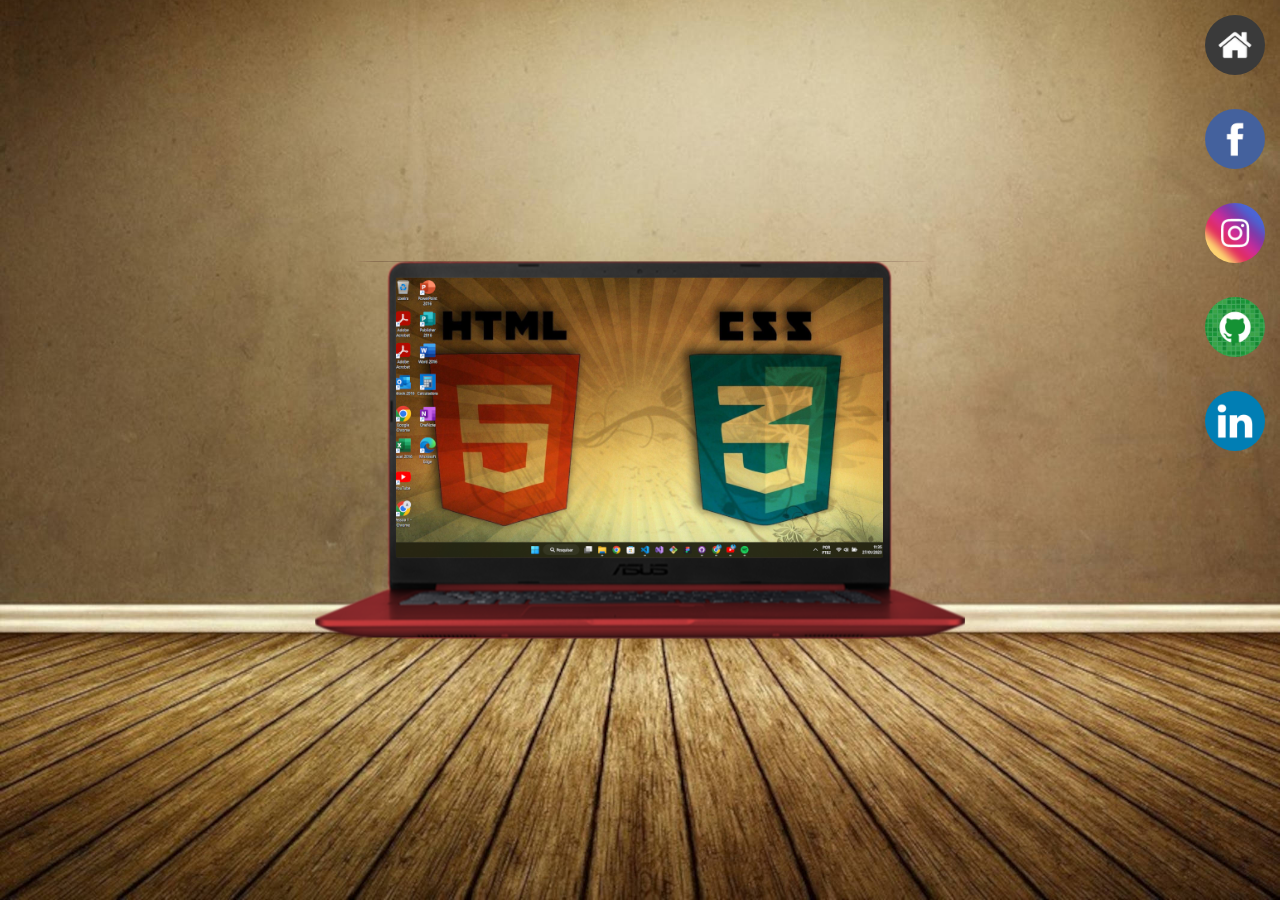
<file: index.html>
<!DOCTYPE html>
<html lang="pt-br">
<head>
    <meta charset="UTF-8">
    <meta http-equiv="X-UA-Compatible" content="IE=edge">
    <meta name="viewport" content="width=device-width, initial-scale=1.0">
    <link rel="shortcut icon" href="icones/megafone.png" type="image/x-icon">
    <link rel="stylesheet" href="style.css">
    <title>Minhas Redes Socias</title>
</head>
<body>
    <main>
        <section class="notebook">
            <iframe src="tela-inicial.html" name="tela" id="tela" frameborder="0"></iframe>
        </section>

        <section class="redes-socias">
            <a href="tela-inicial.html" target="tela">
                <img class="botoes" src="imagens/logo-home.jpg" alt="">
            </a>
            <a href="facebook.html" target="tela">
                <img class="botoes" src="imagens/logo-facebook.jpg" alt="">
            </a>
            <a href="instagran.html" target="tela">
                <img class="botoes" src="imagens/logo-instagram.jpg" alt="">
            </a>
            <a href="github.html" target="tela">
                <img class="botoes" src="imagens/logo-github.jpg" alt="">
            </a>
            <a href="linkedin.html" target="tela">
                <img class="botoes" src="imagens/linkedin.png" alt="">
            </a>
        </section>
    </main>
    
</body>
</html>
</file>
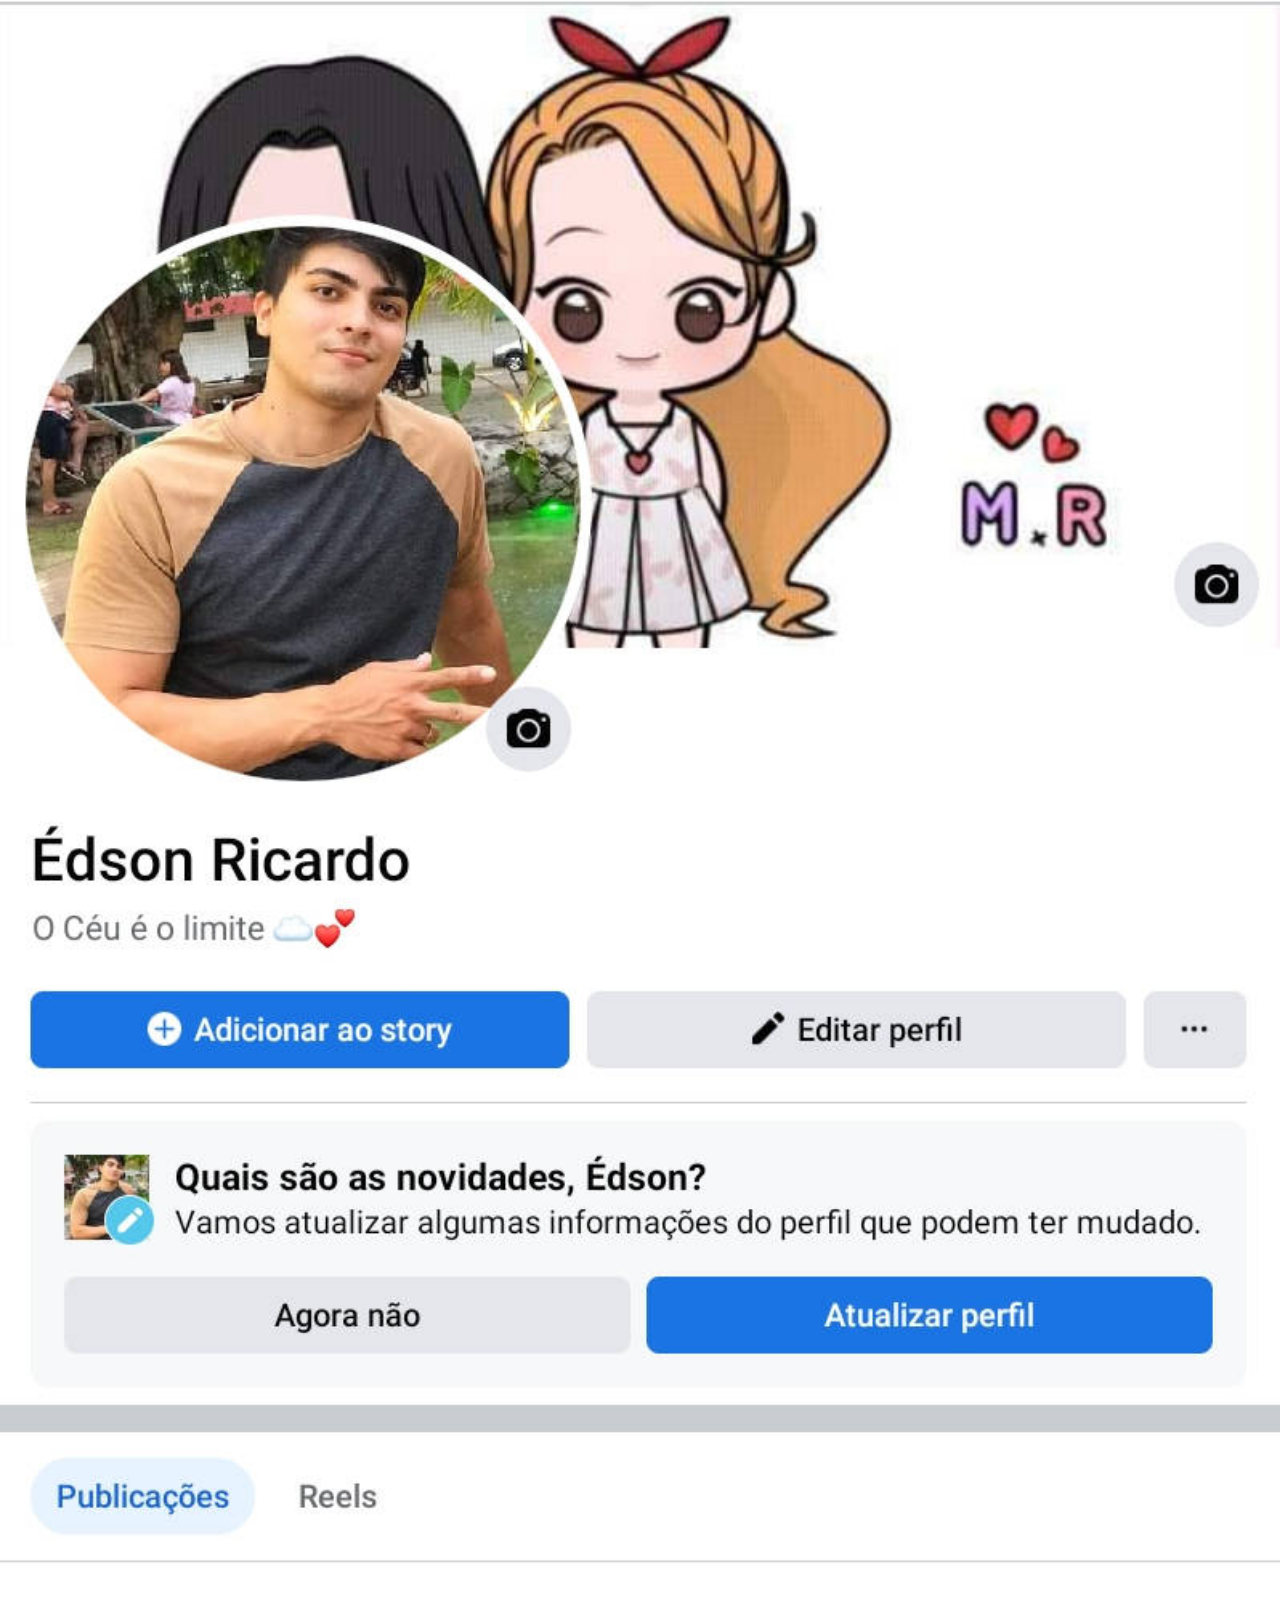
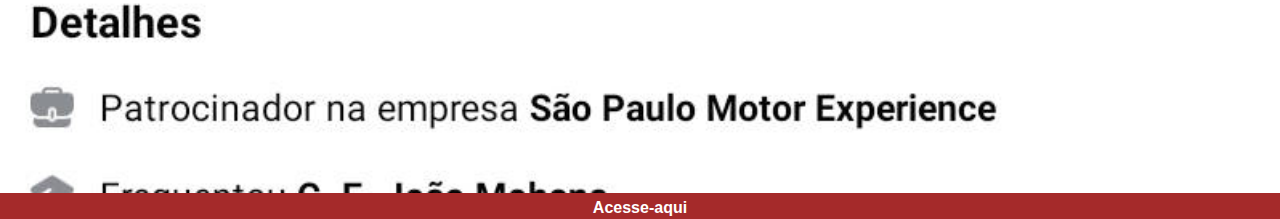
<file: facebook.html>
<!DOCTYPE html>
<html lang="pt-br">
<head>
    <meta charset="UTF-8">
    <meta http-equiv="X-UA-Compatible" content="IE=edge">
    <meta name="viewport" content="width=device-width, initial-scale=1.0">
    <title>Facebook</title>
    <style>
        *{
            margin: 0px;
            padding: 0px;
        }
        body{
            height: 100vh;
            width: 100vw;
            background-color: brown;
        }
        img{
            width: 100vw;
            background-size:cover ;
        }
        ::-webkit-scrollbar{
            width: 0px;
            height: 0px;
        }
        h1{
            background-color:brown;
            text-align: center;
            color: white;
            font-family: Arial, Helvetica, sans-serif;
            font-size: 16px;
            padding: 2px;
        }
        a{
            text-decoration: none;
        }
        h1:hover{
            text-decoration: underline;
        }
    </style>
</head>
<body>
    <img src="imagens/facebook.jpg" alt="">
    <a href="https://www.facebook.com/Edson.Ricardo69" target="_blank">
        <h1>Acesse-aqui</h1>
    </a>
    
</body>
</html>
</file>
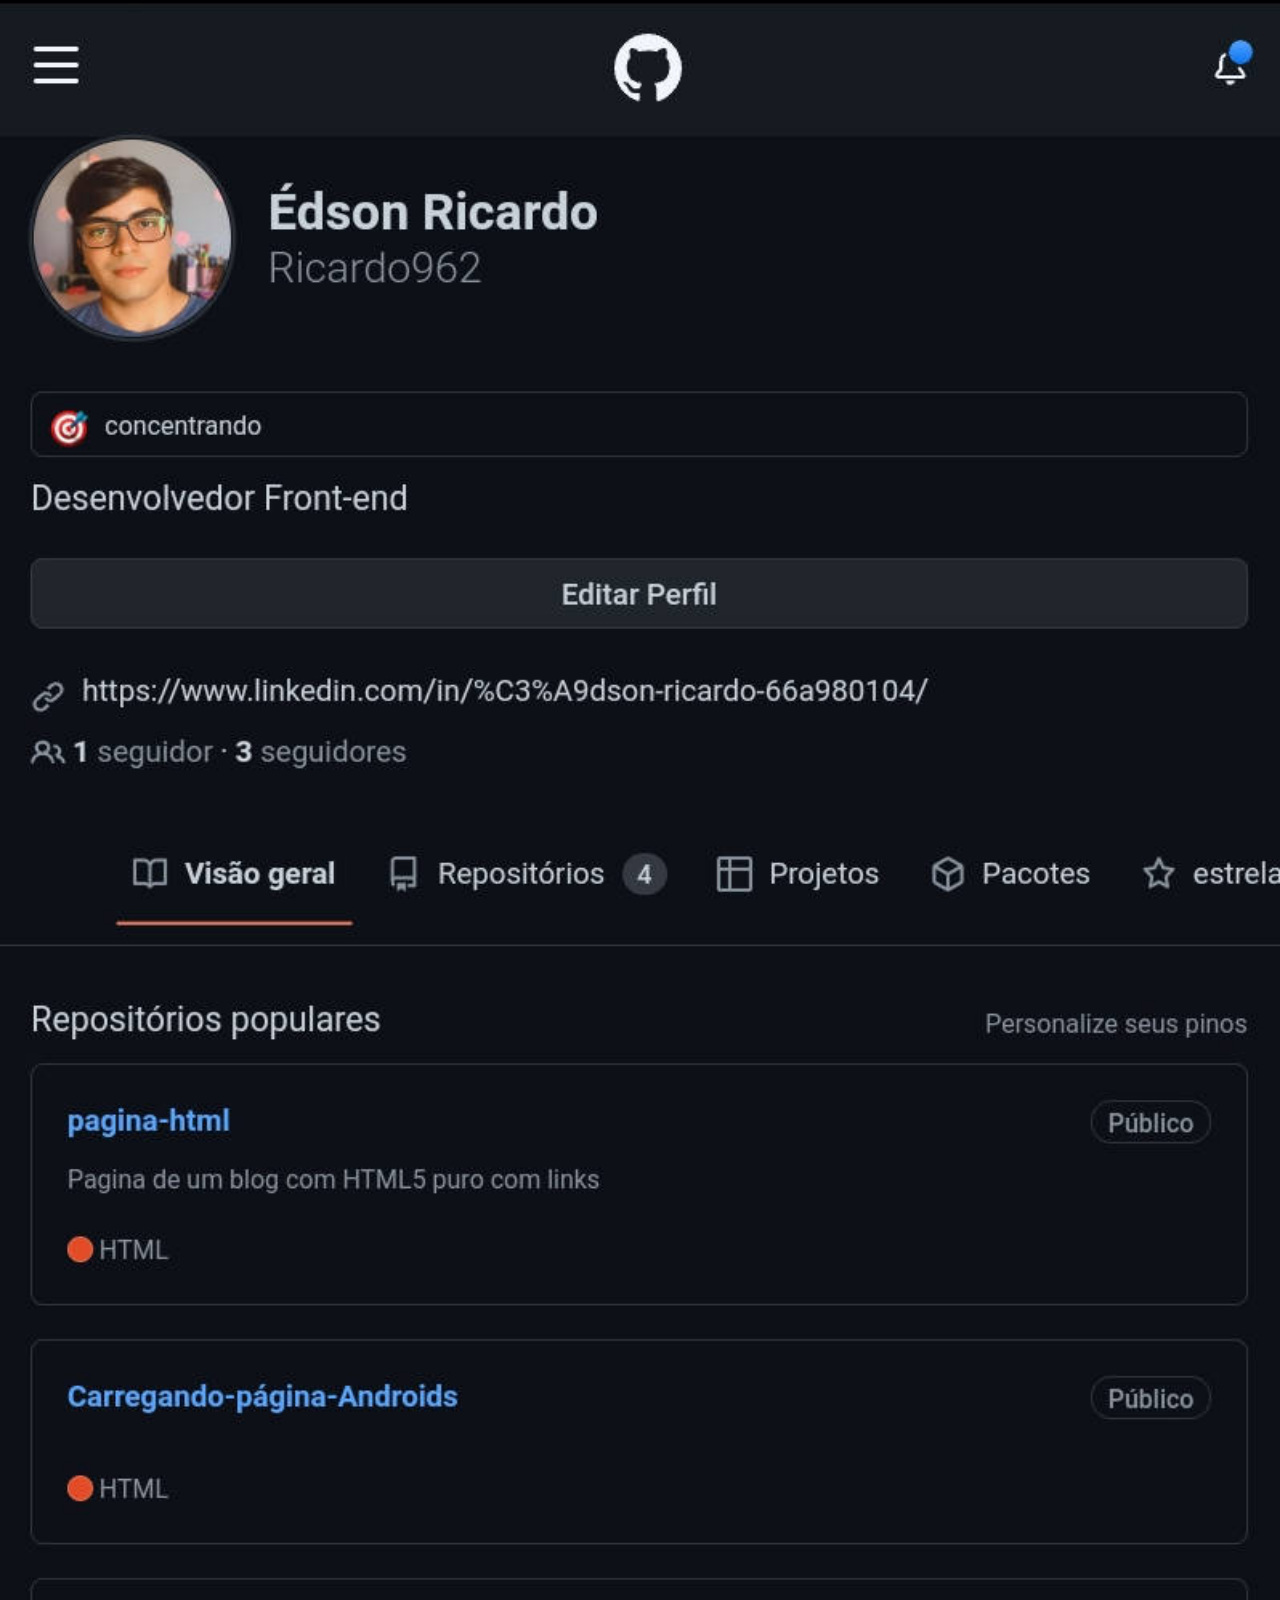
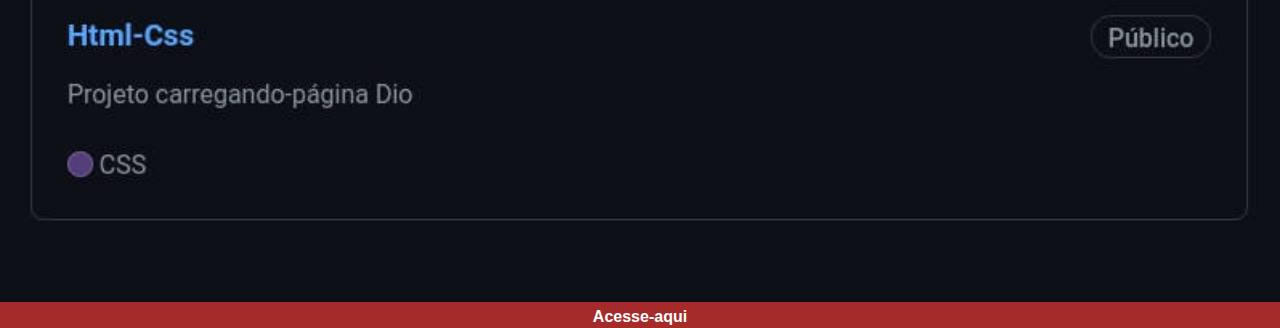
<file: github.html>
<!DOCTYPE html>
<html lang="pt-br">
<head>
    <meta charset="UTF-8">
    <meta http-equiv="X-UA-Compatible" content="IE=edge">
    <meta name="viewport" content="width=device-width, initial-scale=1.0">
    <title>GitHub</title>
    <style>
        *{
            margin: 0px;
            padding: 0px;
        }
        body{
           width: 100vw;
           height: 100vh;
           background-color: brown;
        }
        img{
           
            width: 100vw;
        }
       ::-webkit-scrollbar{
            width: 0;
       }
       h1{
        background-color: brown;
        color: white;
        font-size: 16px;
        text-align: center;
        padding: 2px;
        font-family: Arial, Helvetica, sans-serif;
       }
       a{
        text-decoration: none;
       }
       h1:hover{
        text-decoration: underline;
       }

    </style>
</head>
<body>
    <img src="imagens/github.jpg" alt="">
    <a href="https://github.com/Ricardo962" target="_blank">
        <h1>Acesse-aqui</h1>
    </a>
</body>
</html>
</file>
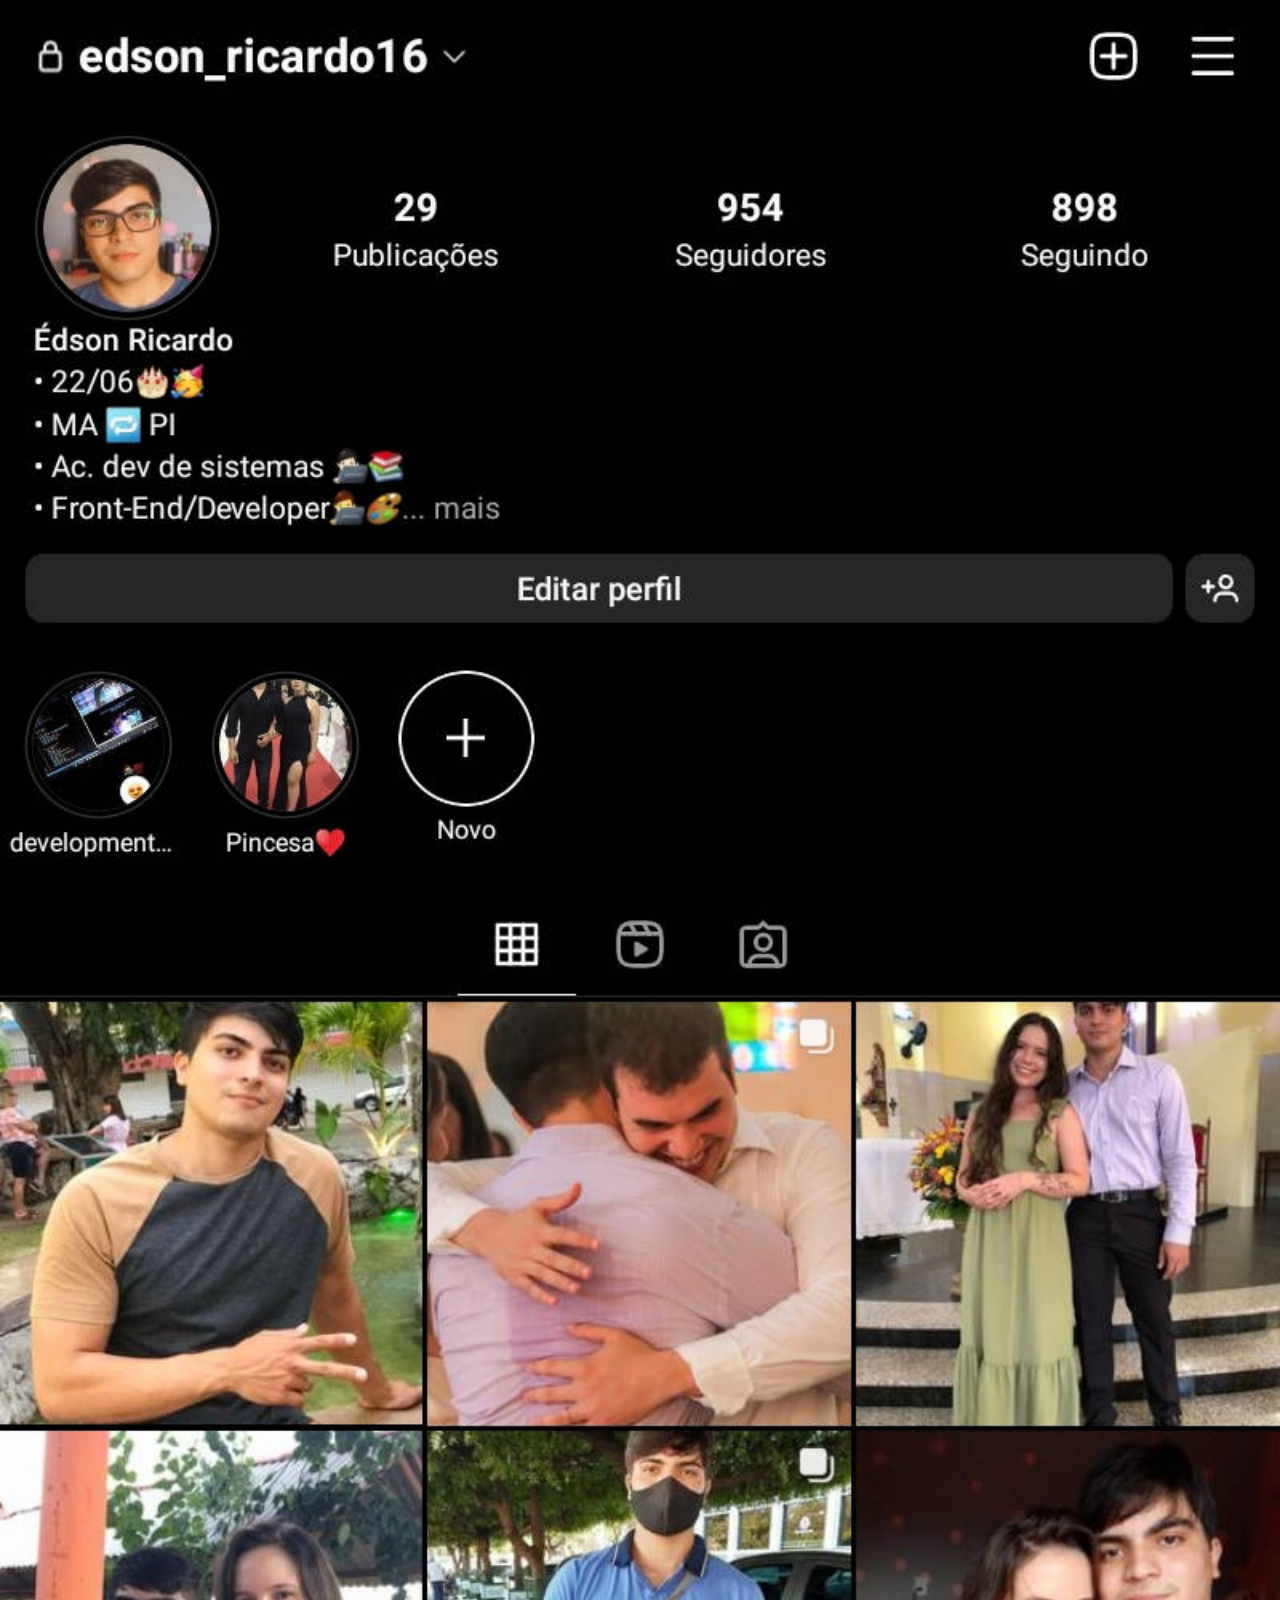
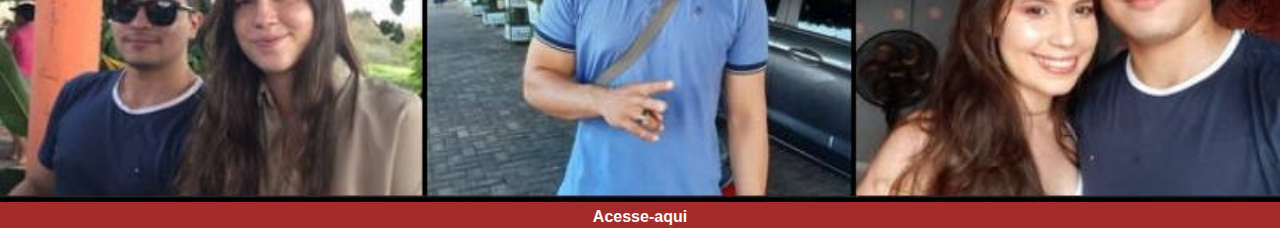
<file: instagran.html>
<!DOCTYPE html>
<html lang="pt-br">
<head>
    <meta charset="UTF-8">
    <meta http-equiv="X-UA-Compatible" content="IE=edge">
    <meta name="viewport" content="width=device-width, initial-scale=1.0">
    <title>Instagran</title>
    <style>
        *{
            margin: 0px;
            padding: 0px;
        }
        body{
            height: 100vh;
            width: 100vw;
            background-color: brown;
        }
        img{
            width: 100vw;
        }
        ::-webkit-scrollbar{
            width: 0px;
            height: 0px;
        }
        h1{
            background-color:brown;
            text-align: center;
            color: white;
            font-family: Arial, Helvetica, sans-serif;
            font-size: 16px;
            padding: 2px;
        }
        a{
            text-decoration: none;
        }
        h1:hover{
            text-decoration: underline;
        }
    </style>
</head>
<body>
    <img src="imagens/instagran.jpg" alt="">
    <a href="https://www.instagram.com/edson_ricardo16/" target="_blank">
        <h1>Acesse-aqui</h1>
    </a>
    
</body>
</html>
</file>
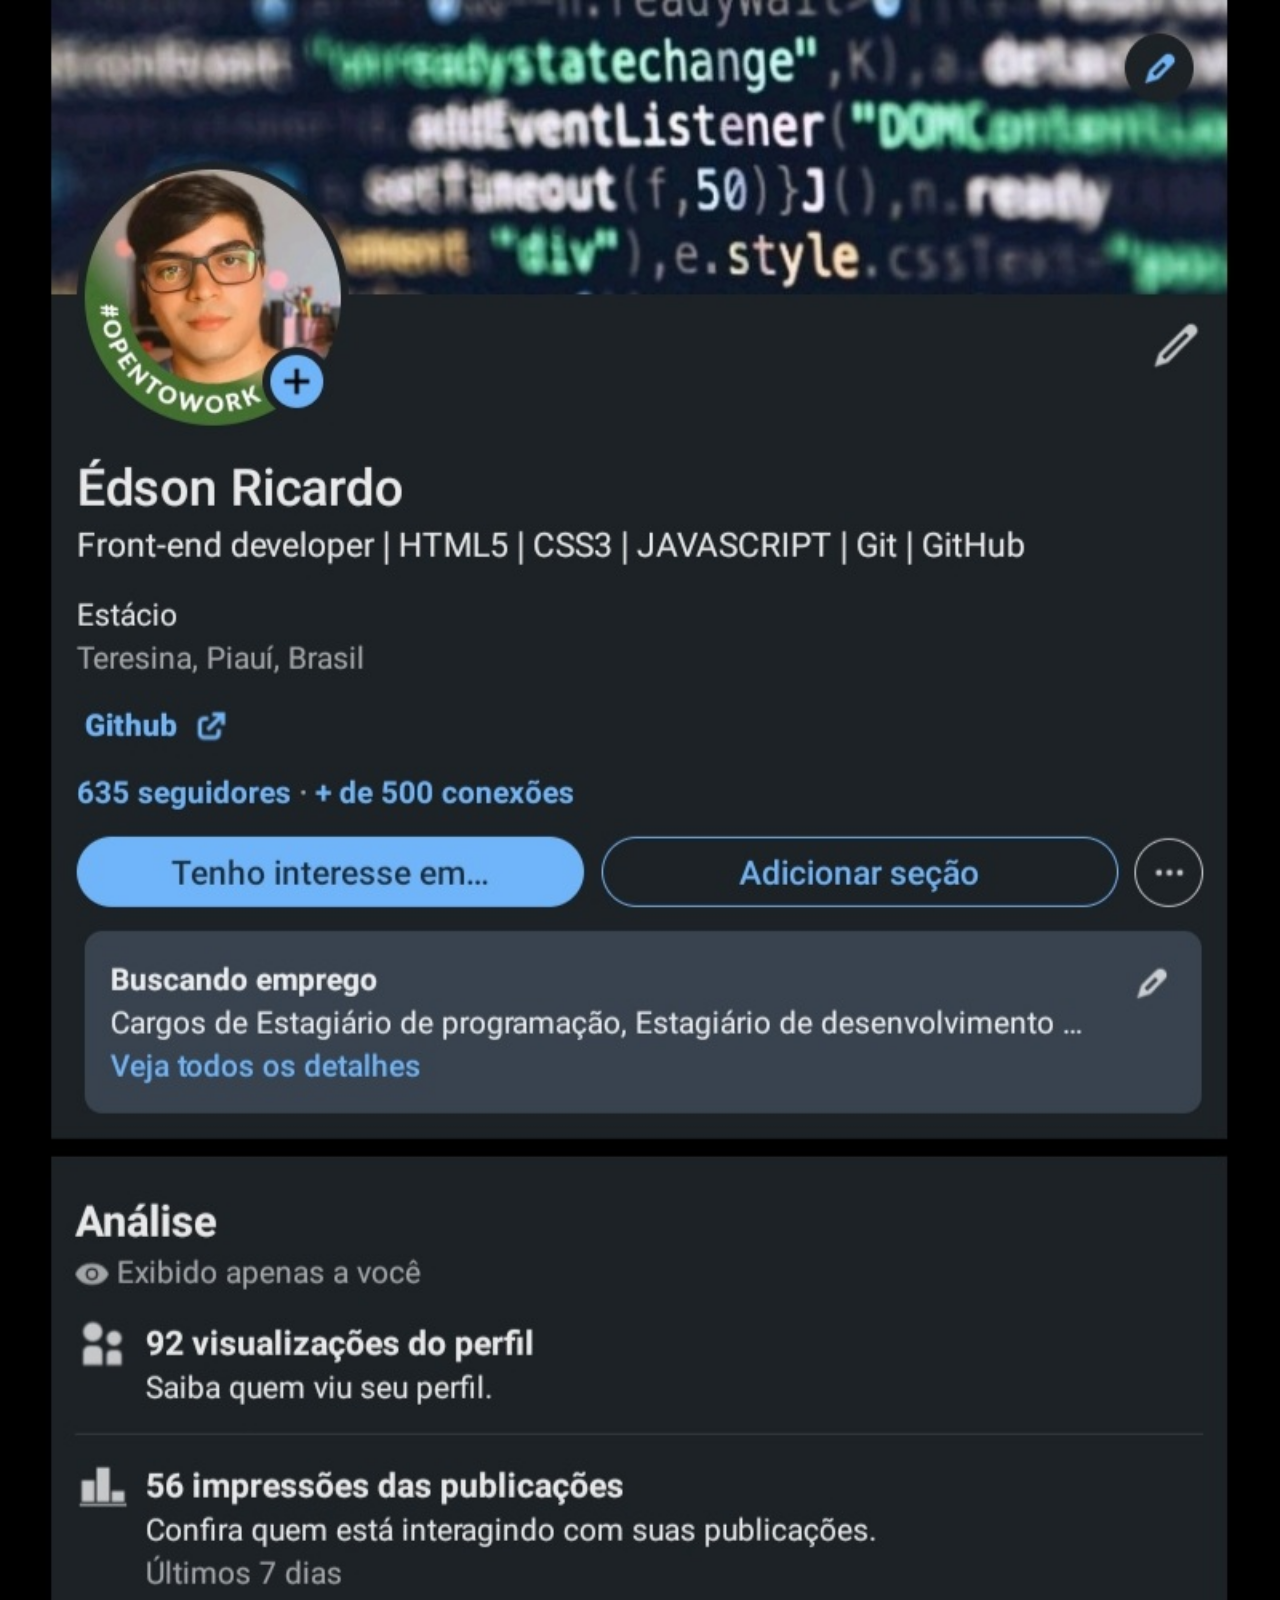
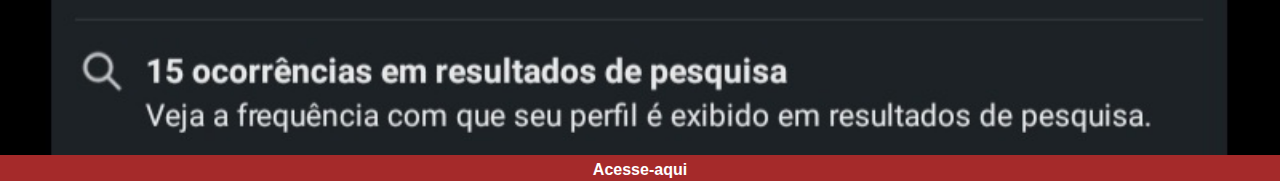
<file: linkedin.html>
<!DOCTYPE html>
<html lang="en">
<head>
    <meta charset="UTF-8">
    <meta http-equiv="X-UA-Compatible" content="IE=edge">
    <meta name="viewport" content="width=device-width, initial-scale=1.0">
    <title>Linkedin</title>
    <style>
        *{
            margin: 0;
            padding: 0;
        }
        body{
            width: 100vw;
            height: 100vh;
            background-color: brown;
        }
        img{
            background-size: cover;
            width: 100vw;
        }
        ::-webkit-scrollbar{
            width: 0;
        }
        h1{
            background-color: brown;
            text-align: center;
            color: white;
            font-size: 16px;
            font-family: Arial, Helvetica, sans-serif;
            padding: 2px;
        }
        a{
            text-decoration: none;
        }
        h1:hover{
            text-decoration: underline;
        }
    </style>
</head>
<body>
   <img src="imagens/tela-linkedin.jpg" alt="">
   <a href="https://www.linkedin.com/in/%C3%A9dson-ricardo-66a980104/" target="_blank">
       <h1>Acesse-aqui</h1>
   </a>
   
</body>
</html>
</file>
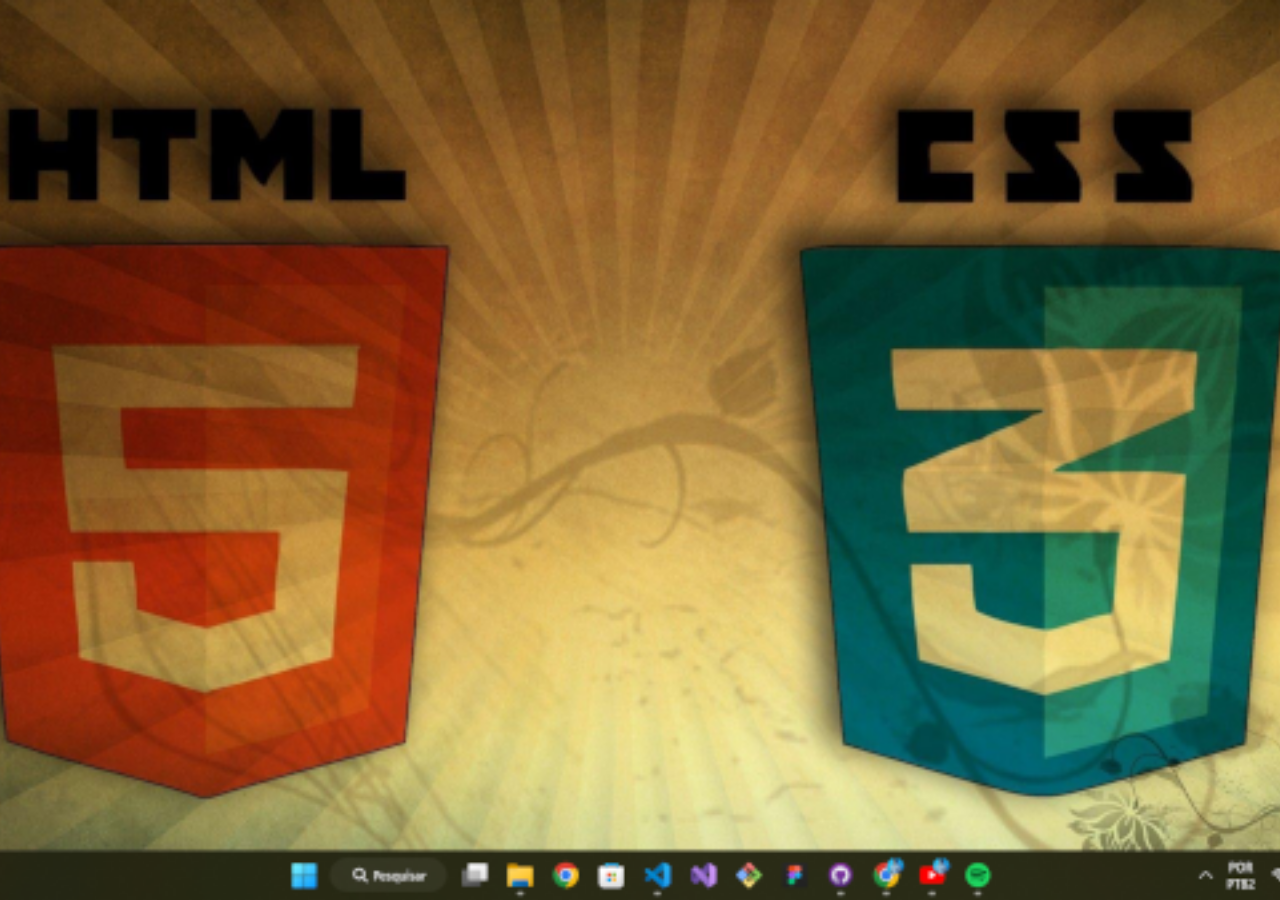
<file: tela-inicial.html>
<!DOCTYPE html>
<html lang="pt-br">
<head>
    <meta charset="UTF-8">
    <meta http-equiv="X-UA-Compatible" content="IE=edge">
    <meta name="viewport" content="width=device-width, initial-scale=1.0">
    <title>Tela Inicial</title>
    <style>
        *{
            margin: 0px;
            padding: 0px;
        }
        body{
            background: url(imagens/tela-home.png) no-repeat center;
            background-size: cover;
            height: 100vh;
        }
    </style>
</head>
<body>
    
</body>
</html>
</file>
<file: style.css>
*{
    margin: 0px;
    padding: 0px;
}
html, body{
    height: 100vh;
    width: 100vw;
   
}
main{
    height: 100vh;
    background-image: url(imagens/fundo-madeira2.jpg);
    background-repeat: no-repeat;
    background-size: cover;
    background-position: center bottom;
}
section.notebook{
    position: absolute;
    top: 50%;
    left: 50%;
    transform: translate(-50%, -50%);

    width: 650px;
    height: 377px;
    background: url(imagens/notebook-tela.png);
}
iframe#tela{
    position: relative;
    top: 16.1px;
    left: 81px;
    width: 487px;
    height: 280px;
}
section .botoes{
    height: 60px;
    padding: 15px;
    border-radius: 50%;
}
section a{
    text-decoration: none;
}
section.redes-socias{
    display: flex;
    flex-direction: column;
    text-align: right;
}
</file>
